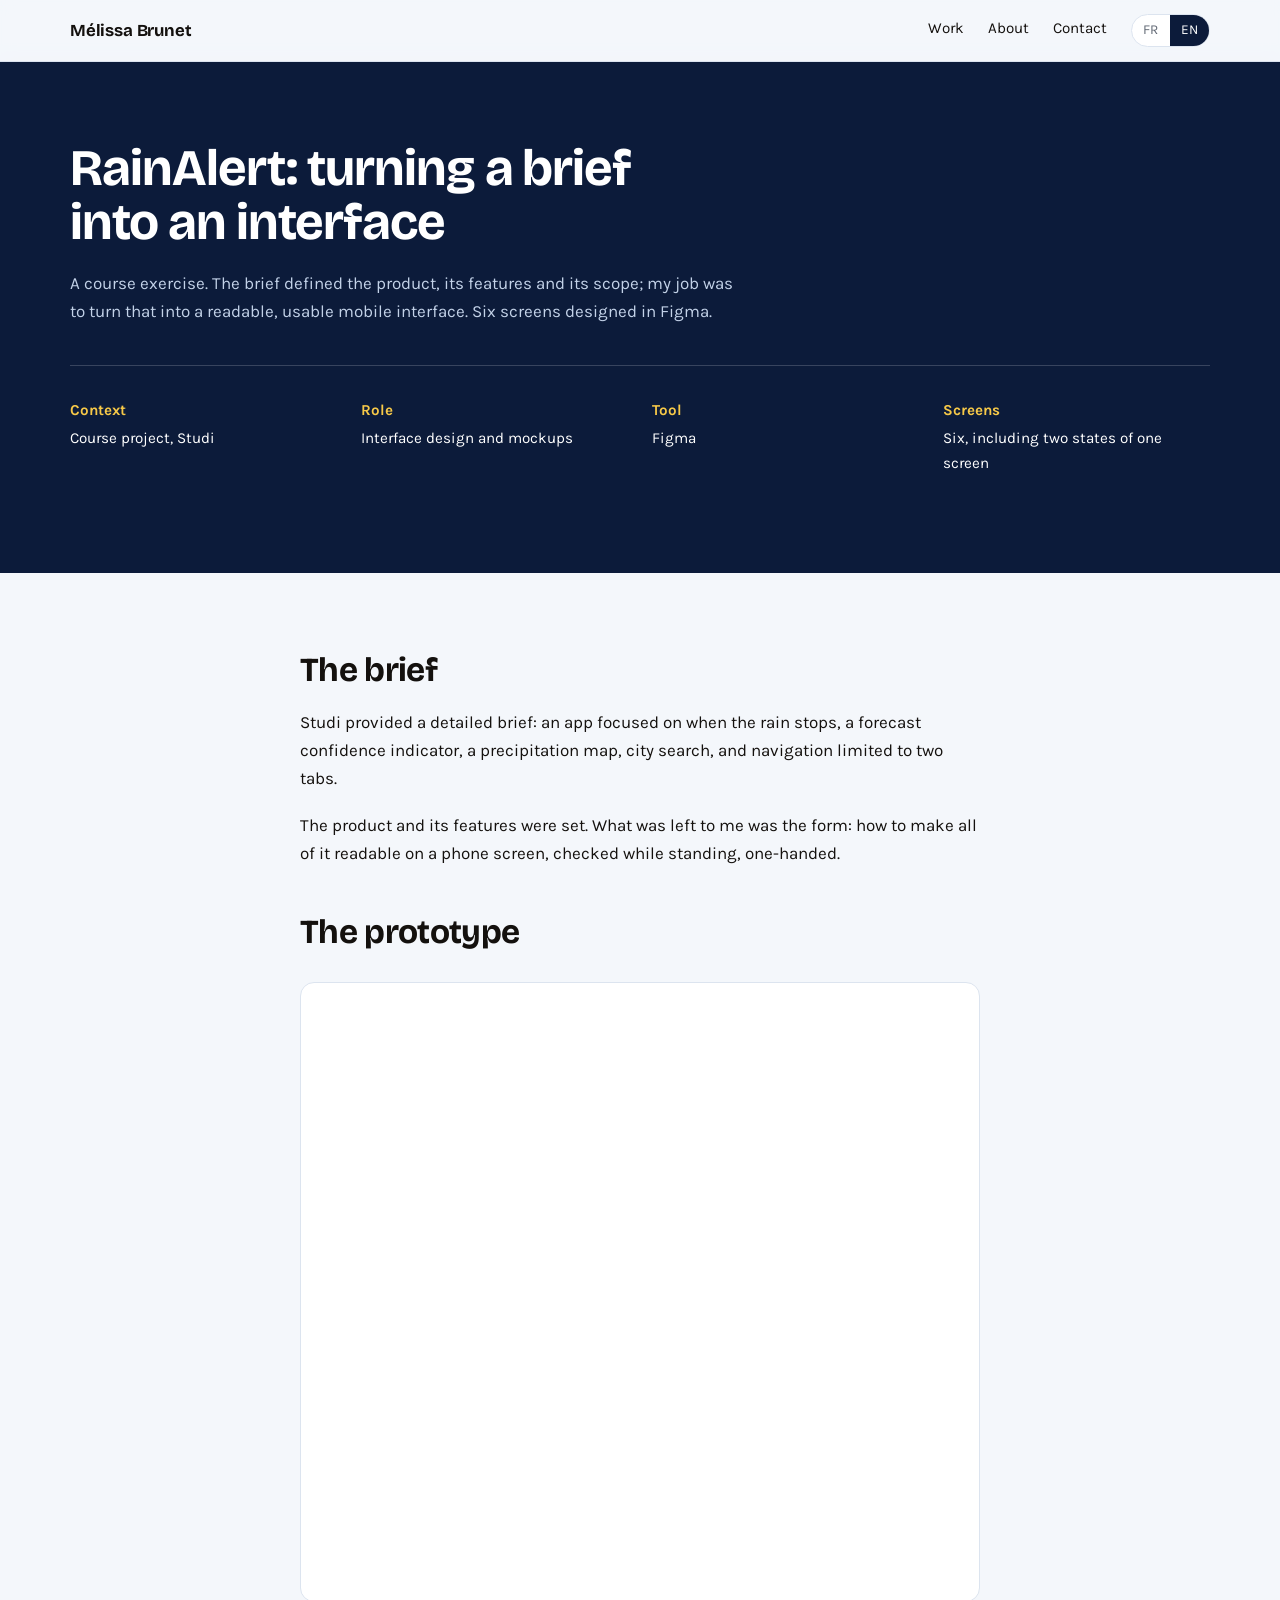
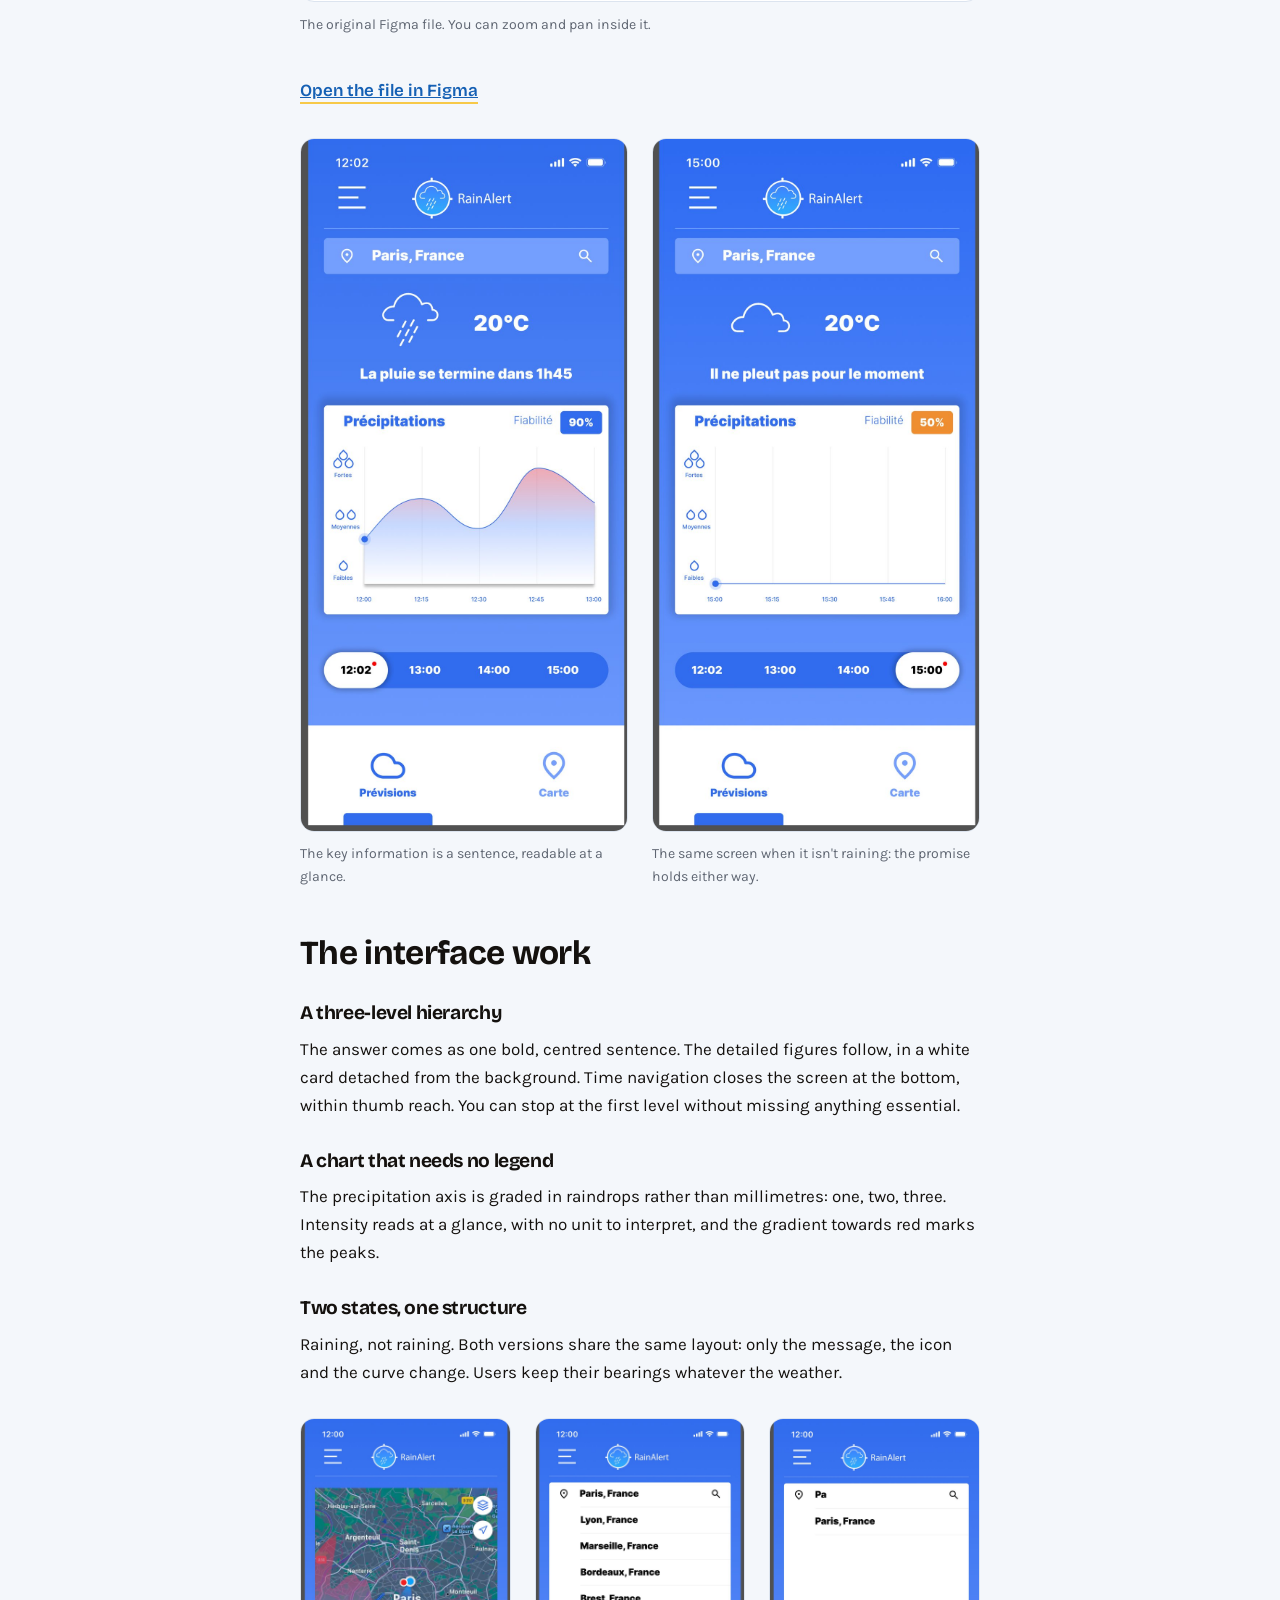
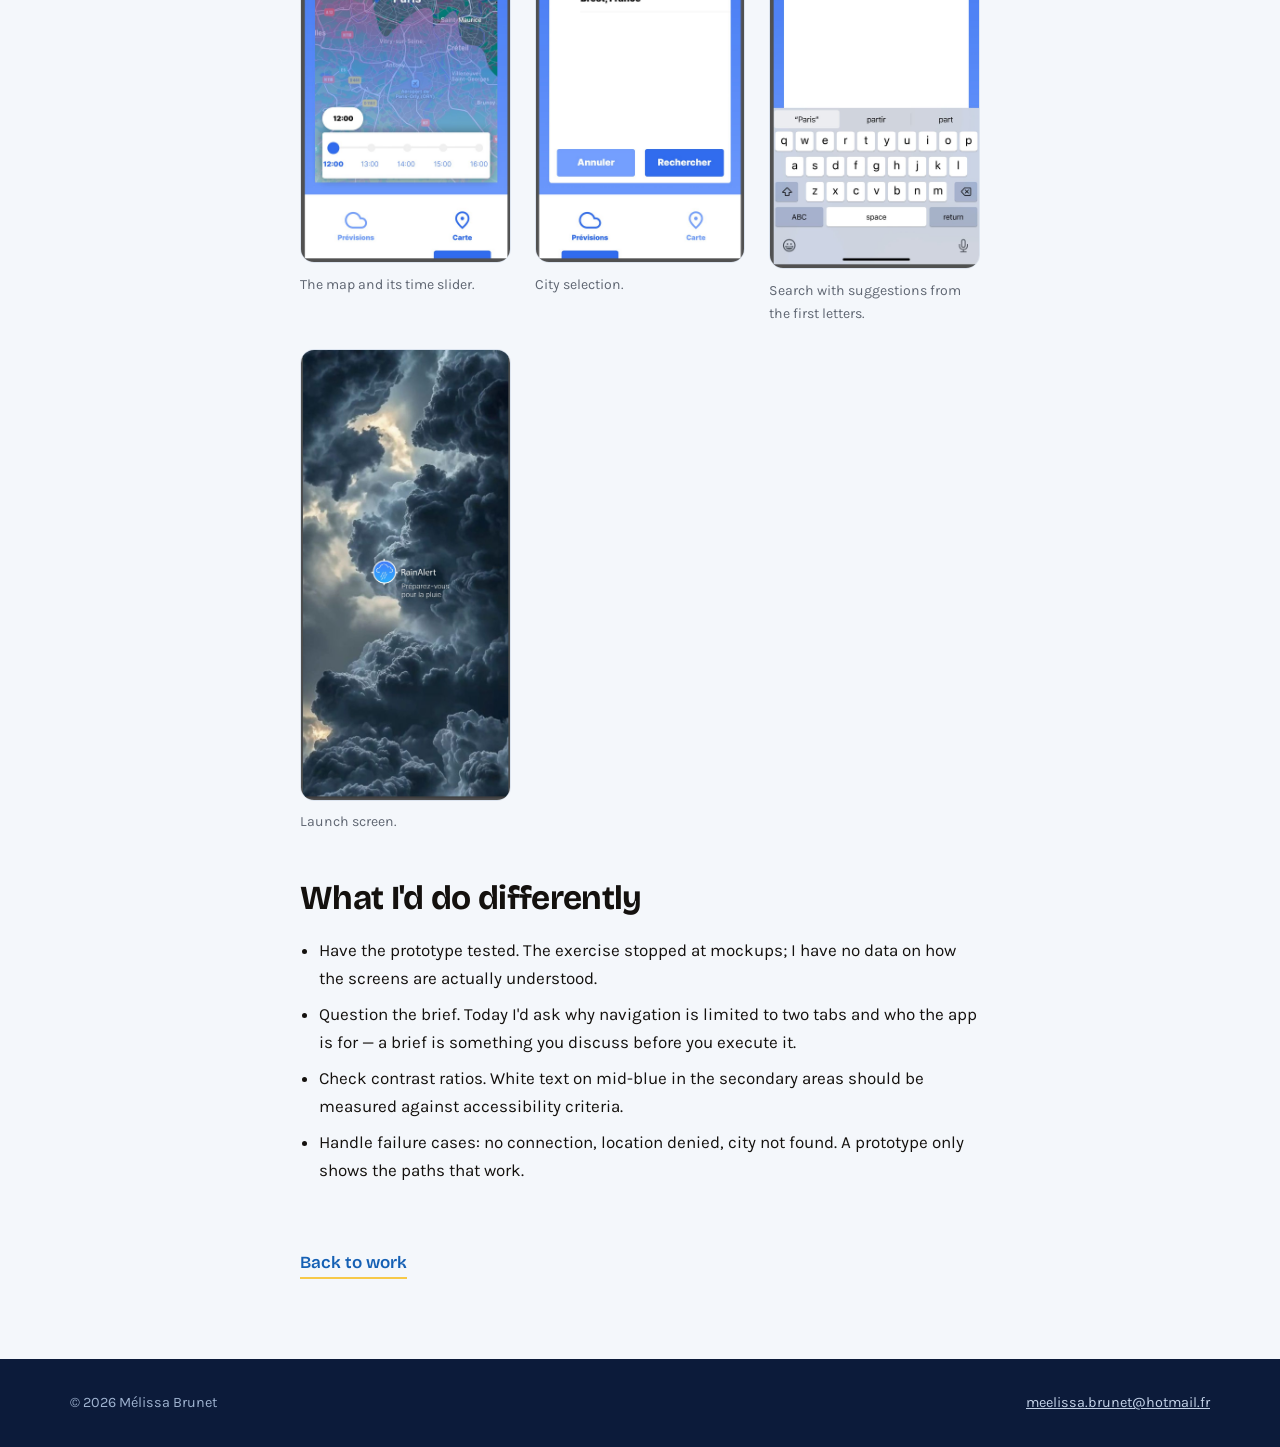
<file: meteo.html>
<!DOCTYPE html>
<html lang="fr">
<head>
<meta charset="utf-8">
<meta name="viewport" content="width=device-width, initial-scale=1">
<title>RainAlert</title>
<meta name="description" content="Étude de cas : RainAlert, prototype d'application mobile centrée sur le moment où la pluie s'arrête.">
<link rel="preconnect" href="https://fonts.googleapis.com">
<link rel="preconnect" href="https://fonts.gstatic.com" crossorigin>
<link href="https://fonts.googleapis.com/css2?family=Bricolage+Grotesque:opsz,wght@12..96,600;12..96,700&family=Karla:wght@400;600&display=swap" rel="stylesheet">
<link rel="stylesheet" href="style.css">
</head>
<body>

<header class="entete">
  <div class="contenu entete-interieur">
    <a class="marque" href="index.html">Mélissa Brunet</a>
    <nav class="nav">
      <a class="lien-nav" href="index.html#projets" data-fr="Projets" data-en="Work">Projets</a>
      <a class="lien-nav" href="index.html#apropos" data-fr="À propos" data-en="About">À propos</a>
      <a class="lien-nav" href="index.html#contact" data-fr="Contact" data-en="Contact">Contact</a>
      <div class="langue" role="group" aria-label="Langue">
        <button type="button" data-langue="fr" aria-pressed="true">FR</button>
        <button type="button" data-langue="en" aria-pressed="false">EN</button>
      </div>
    </nav>
  </div>
</header>

<main>

<section class="cas-entete">
  <div class="contenu">
    <h1 data-fr="RainAlert : traduire un cahier des charges en interface"
        data-en="RainAlert: turning a brief into an interface">RainAlert : traduire un cahier des charges en interface</h1>
    <p data-fr="Exercice de formation. L'énoncé définissait le produit, ses fonctionnalités et son périmètre ; mon travail a consisté à en faire une interface mobile lisible et utilisable. Six écrans maquetés sur Figma."
       data-en="A course exercise. The brief defined the product, its features and its scope; my job was to turn that into a readable, usable mobile interface. Six screens designed in Figma.">Exercice de formation. L'énoncé définissait le produit, ses fonctionnalités et son périmètre ; mon travail a consisté à en faire une interface mobile lisible et utilisable. Six écrans maquetés sur Figma.</p>

    <dl class="fiche">
      <div>
        <dt data-fr="Cadre" data-en="Context">Cadre</dt>
        <dd data-fr="Projet de formation, Studi" data-en="Course project, Studi">Projet de formation, Studi</dd>
      </div>
      <div>
        <dt data-fr="Rôle" data-en="Role">Rôle</dt>
        <dd data-fr="Design d'interface et maquettes" data-en="Interface design and mockups">Design d'interface et maquettes</dd>
      </div>
      <div>
        <dt data-fr="Outil" data-en="Tool">Outil</dt>
        <dd>Figma</dd>
      </div>
      <div>
        <dt data-fr="Écrans" data-en="Screens">Écrans</dt>
        <dd data-fr="Six, dont deux états d'un même écran" data-en="Six, including two states of one screen">Six, dont deux états d'un même écran</dd>
      </div>
    </dl>
  </div>
</section>

<section class="cas-corps">
  <div class="contenu-etroit">

    <h2 data-fr="L'énoncé" data-en="The brief">L'énoncé</h2>
    <p data-fr="Studi fournissait un cahier des charges précis : une application centrée sur le moment où la pluie s'arrête, un indicateur de fiabilité de la prévision, une carte des précipitations, une recherche de ville, et une navigation limitée à deux onglets."
       data-en="Studi provided a detailed brief: an app focused on when the rain stops, a forecast confidence indicator, a precipitation map, city search, and navigation limited to two tabs.">Studi fournissait un cahier des charges précis : une application centrée sur le moment où la pluie s'arrête, un indicateur de fiabilité de la prévision, une carte des précipitations, une recherche de ville, et une navigation limitée à deux onglets.</p>
    <p data-fr="Le produit et ses fonctions étaient donc posés. La question qui me revenait était celle de la forme : comment rendre tout cela lisible sur un écran de téléphone, consulté debout et d'une seule main ?"
       data-en="The product and its features were set. What was left to me was the form: how to make all of it readable on a phone screen, checked while standing, one-handed.">Le produit et ses fonctions étaient donc posés. La question qui me revenait était celle de la forme : comment rendre tout cela lisible sur un écran de téléphone, consulté debout et d'une seule main ?</p>

    <h2 data-fr="Le prototype" data-en="The prototype">Le prototype</h2>
    <figure class="figma">
      <iframe
        src="https://embed.figma.com/design/9iBt81Et7DfSPuugUaqH8f/STUDI-Exo-RainAlert?node-id=25-2&embed-host=share"
        title="Maquettes Figma de RainAlert"
        allowfullscreen
        loading="lazy"></iframe>
      <figcaption data-fr="Les maquettes originales sur Figma. Vous pouvez zoomer et vous déplacer dans le fichier."
                  data-en="The original Figma file. You can zoom and pan inside it.">Les maquettes originales sur Figma. Vous pouvez zoomer et vous déplacer dans le fichier.</figcaption>
    </figure>
    <p><a href="https://www.figma.com/design/9iBt81Et7DfSPuugUaqH8f/STUDI-Exo-RainAlert?node-id=25-2" target="_blank" rel="noopener" class="lire" data-fr="Ouvrir le fichier dans Figma" data-en="Open the file in Figma">Ouvrir le fichier dans Figma</a></p>

    <div class="ecrans">
      <figure>
        <img src="images/meteo-2-pluie.jpg" alt="Écran de prévision pendant la pluie" loading="lazy">
        <figcaption data-fr="L'information principale est une phrase, lisible sans effort." data-en="The key information is a sentence, readable at a glance.">L'information principale est une phrase, lisible sans effort.</figcaption>
      </figure>
      <figure>
        <img src="images/meteo-3-sans-pluie.jpg" alt="Écran de prévision sans pluie" loading="lazy">
        <figcaption data-fr="Le même écran quand il ne pleut pas : la promesse tient dans les deux cas." data-en="The same screen when it isn't raining: the promise holds either way.">Le même écran quand il ne pleut pas : la promesse tient dans les deux cas.</figcaption>
      </figure>
    </div>

    <h2 data-fr="Le travail d'interface" data-en="The interface work">Le travail d'interface</h2>

    <h3 data-fr="Une hiérarchie à trois niveaux" data-en="A three-level hierarchy">Une hiérarchie à trois niveaux</h3>
    <p data-fr="La réponse arrive en une phrase, en gras et au centre. Le détail chiffré vient ensuite, dans une carte blanche détachée du fond. La navigation temporelle ferme l'écran, en bas, à portée du pouce. On peut s'arrêter au premier niveau sans rien manquer d'essentiel."
       data-en="The answer comes as one bold, centred sentence. The detailed figures follow, in a white card detached from the background. Time navigation closes the screen at the bottom, within thumb reach. You can stop at the first level without missing anything essential.">La réponse arrive en une phrase, en gras et au centre. Le détail chiffré vient ensuite, dans une carte blanche détachée du fond. La navigation temporelle ferme l'écran, en bas, à portée du pouce. On peut s'arrêter au premier niveau sans rien manquer d'essentiel.</p>

    <h3 data-fr="Un graphique lisible sans légende" data-en="A chart that needs no legend">Un graphique lisible sans légende</h3>
    <p data-fr="L'axe des précipitations est gradué par des gouttes plutôt que par des millimètres : une, deux, trois. L'intensité se lit d'un coup d'œil, sans unité à interpréter, et le dégradé vers le rouge signale les pics."
       data-en="The precipitation axis is graded in raindrops rather than millimetres: one, two, three. Intensity reads at a glance, with no unit to interpret, and the gradient towards red marks the peaks.">L'axe des précipitations est gradué par des gouttes plutôt que par des millimètres : une, deux, trois. L'intensité se lit d'un coup d'œil, sans unité à interpréter, et le dégradé vers le rouge signale les pics.</p>

    <h3 data-fr="Deux états, une seule structure" data-en="Two states, one structure">Deux états, une seule structure</h3>
    <p data-fr="Il pleut, il ne pleut pas. Les deux versions partagent la même mise en page : seuls le message, l'icône et la courbe changent. L'utilisateur retrouve ses repères quel que soit le temps qu'il fait."
       data-en="Raining, not raining. Both versions share the same layout: only the message, the icon and the curve change. Users keep their bearings whatever the weather.">Il pleut, il ne pleut pas. Les deux versions partagent la même mise en page : seuls le message, l'icône et la courbe changent. L'utilisateur retrouve ses repères quel que soit le temps qu'il fait.</p>

    <div class="ecrans">
      <figure>
        <img src="images/meteo-4-carte.jpg" alt="Écran de carte des précipitations" loading="lazy">
        <figcaption data-fr="La carte et son curseur temporel." data-en="The map and its time slider.">La carte et son curseur temporel.</figcaption>
      </figure>
      <figure>
        <img src="images/meteo-5-villes.jpg" alt="Écran de sélection de ville" loading="lazy">
        <figcaption data-fr="Sélection de ville." data-en="City selection.">Sélection de ville.</figcaption>
      </figure>
      <figure>
        <img src="images/meteo-6-recherche.jpg" alt="Écran de recherche avec saisie clavier" loading="lazy">
        <figcaption data-fr="Recherche avec suggestions dès les premières lettres." data-en="Search with suggestions from the first letters.">Recherche avec suggestions dès les premières lettres.</figcaption>
      </figure>
      <figure>
        <img src="images/meteo-1-lancement.jpg" alt="Écran de lancement" loading="lazy">
        <figcaption data-fr="Écran de lancement." data-en="Launch screen.">Écran de lancement.</figcaption>
      </figure>
    </div>

    <h2 data-fr="Ce que je ferais autrement" data-en="What I'd do differently">Ce que je ferais autrement</h2>
    <ul>
      <li data-fr="Faire tester le prototype. L'exercice s'arrêtait aux maquettes ; je n'ai aucune donnée sur la façon dont les écrans sont réellement compris."
          data-en="Have the prototype tested. The exercise stopped at mockups; I have no data on how the screens are actually understood.">Faire tester le prototype. L'exercice s'arrêtait aux maquettes ; je n'ai aucune donnée sur la façon dont les écrans sont réellement compris.</li>
      <li data-fr="Interroger l'énoncé. Aujourd'hui je demanderais pourquoi la navigation se limite à deux onglets et à qui s'adresse l'application — un cahier des charges se discute avant d'être exécuté."
          data-en="Question the brief. Today I'd ask why navigation is limited to two tabs and who the app is for — a brief is something you discuss before you execute it.">Interroger l'énoncé. Aujourd'hui je demanderais pourquoi la navigation se limite à deux onglets et à qui s'adresse l'application — un cahier des charges se discute avant d'être exécuté.</li>
      <li data-fr="Vérifier les contrastes. Le texte blanc sur bleu moyen des zones secondaires mérite d'être mesuré au regard des critères d'accessibilité."
          data-en="Check contrast ratios. White text on mid-blue in the secondary areas should be measured against accessibility criteria.">Vérifier les contrastes. Le texte blanc sur bleu moyen des zones secondaires mérite d'être mesuré au regard des critères d'accessibilité.</li>
      <li data-fr="Traiter les cas dégradés : pas de réseau, localisation refusée, ville introuvable. Un prototype ne montre que les chemins qui fonctionnent."
          data-en="Handle failure cases: no connection, location denied, city not found. A prototype only shows the paths that work.">Traiter les cas dégradés : pas de réseau, localisation refusée, ville introuvable. Un prototype ne montre que les chemins qui fonctionnent.</li>
    </ul>

    <a class="retour" href="index.html" data-fr="Retour aux projets" data-en="Back to work">Retour aux projets</a>

  </div>
</section>

</main>

<footer class="pied">
  <div class="contenu">
    <span>© 2026 Mélissa Brunet</span>
    <span><a href="mailto:meelissa.brunet@hotmail.fr">meelissa.brunet@hotmail.fr</a></span>
  </div>
</footer>

<script src="script.js"></script>
</body>
</html>
</file>
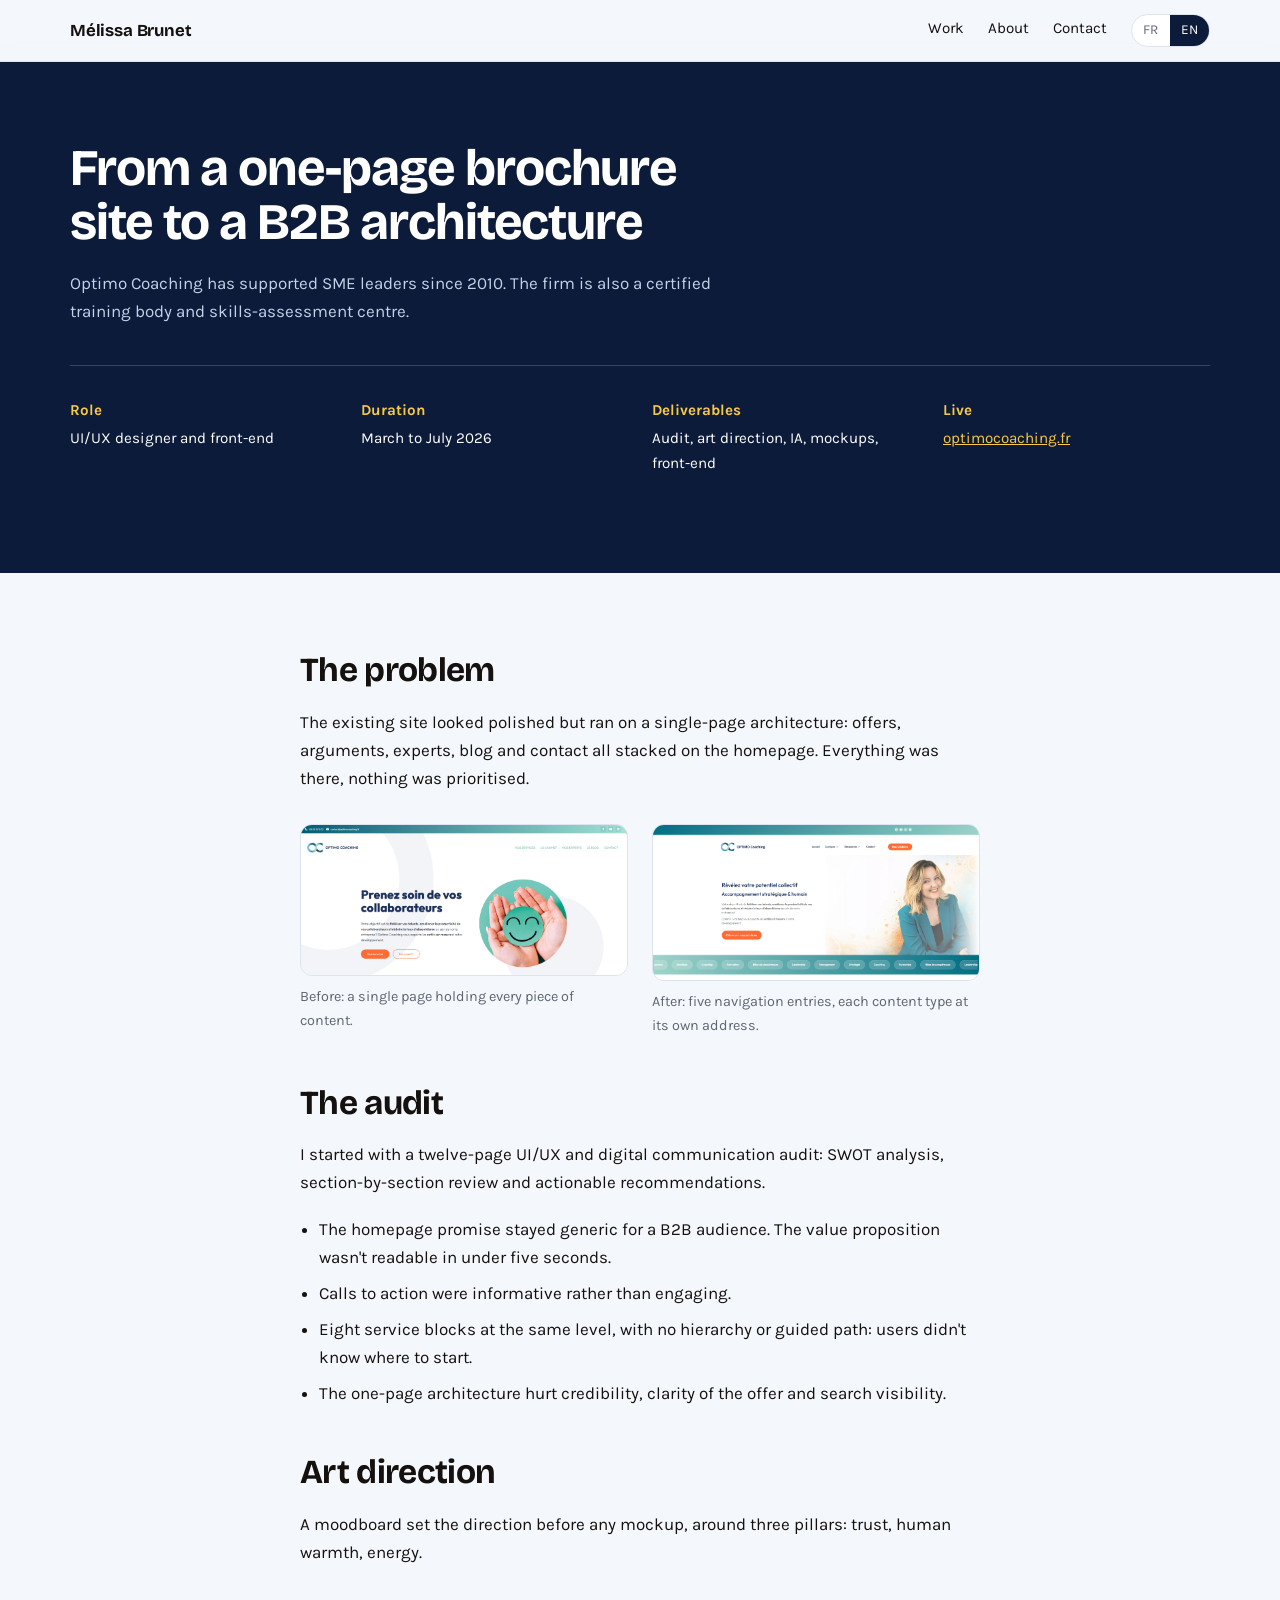
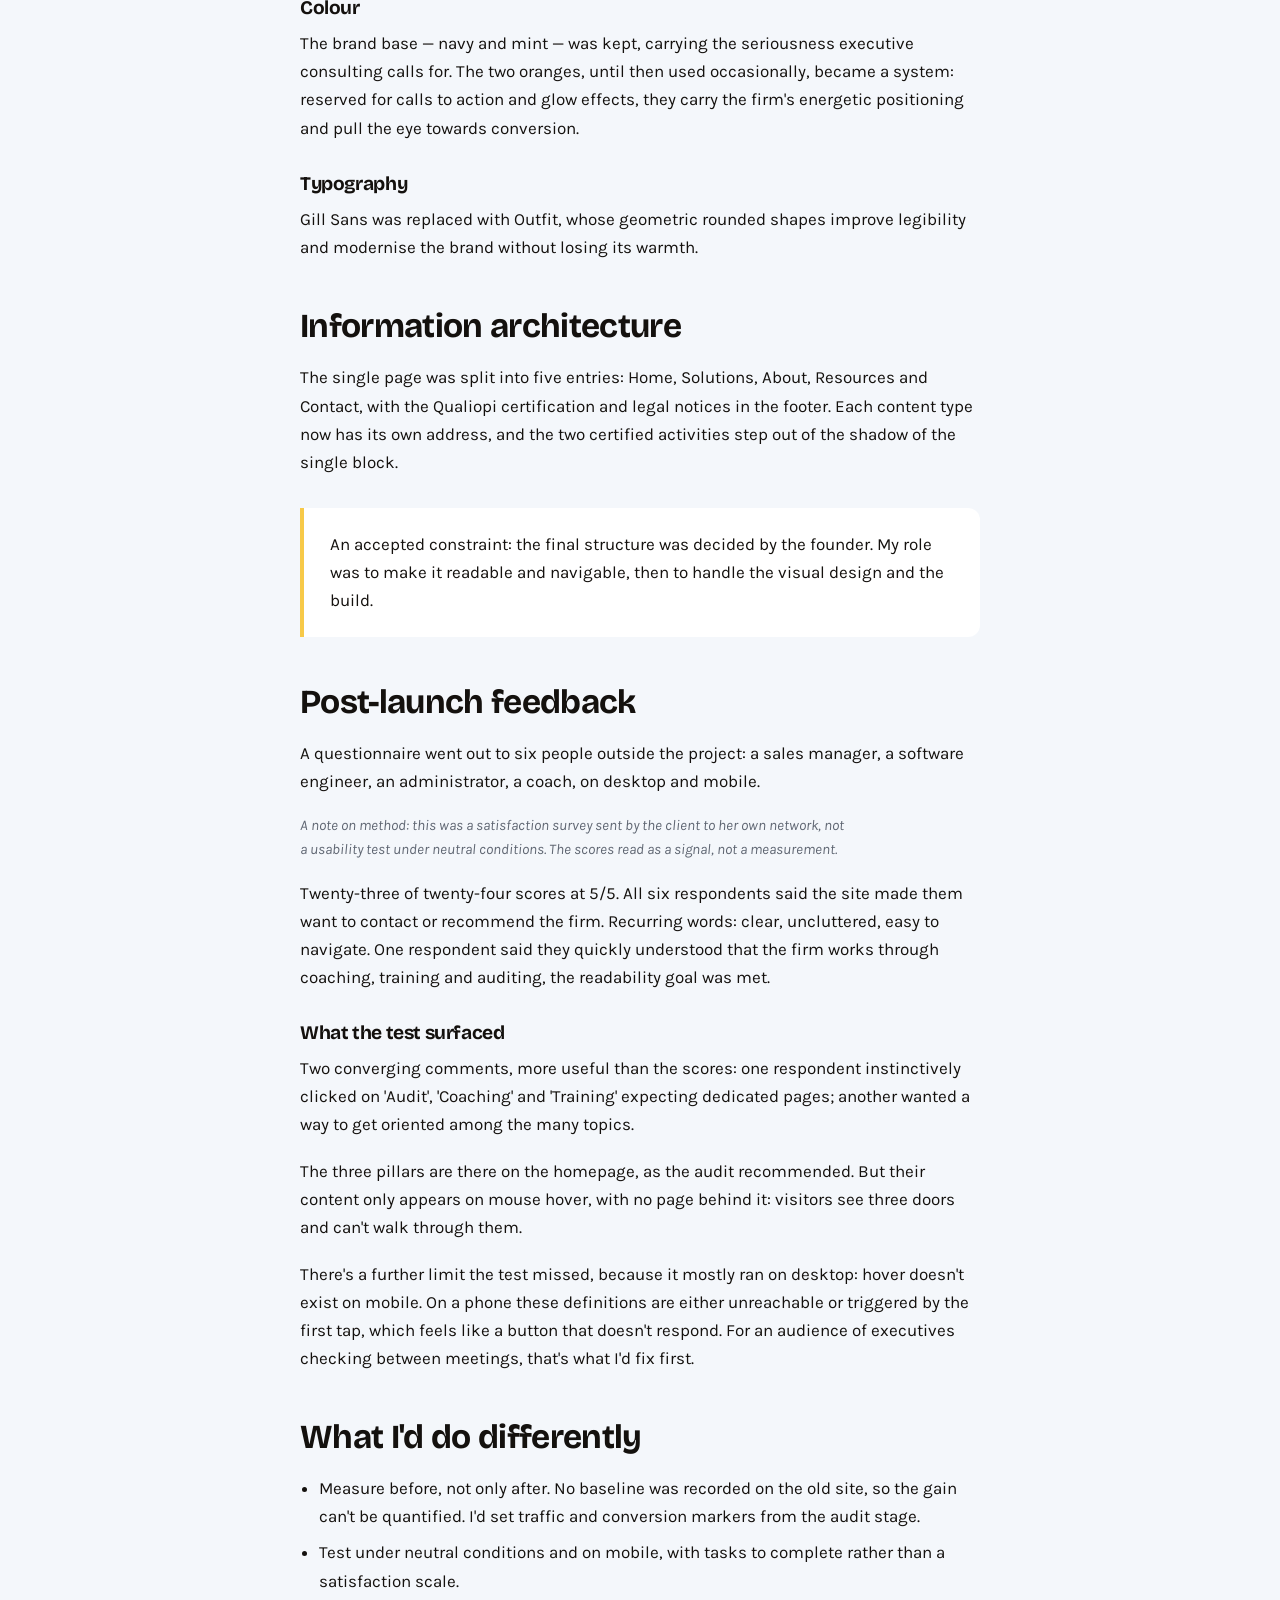
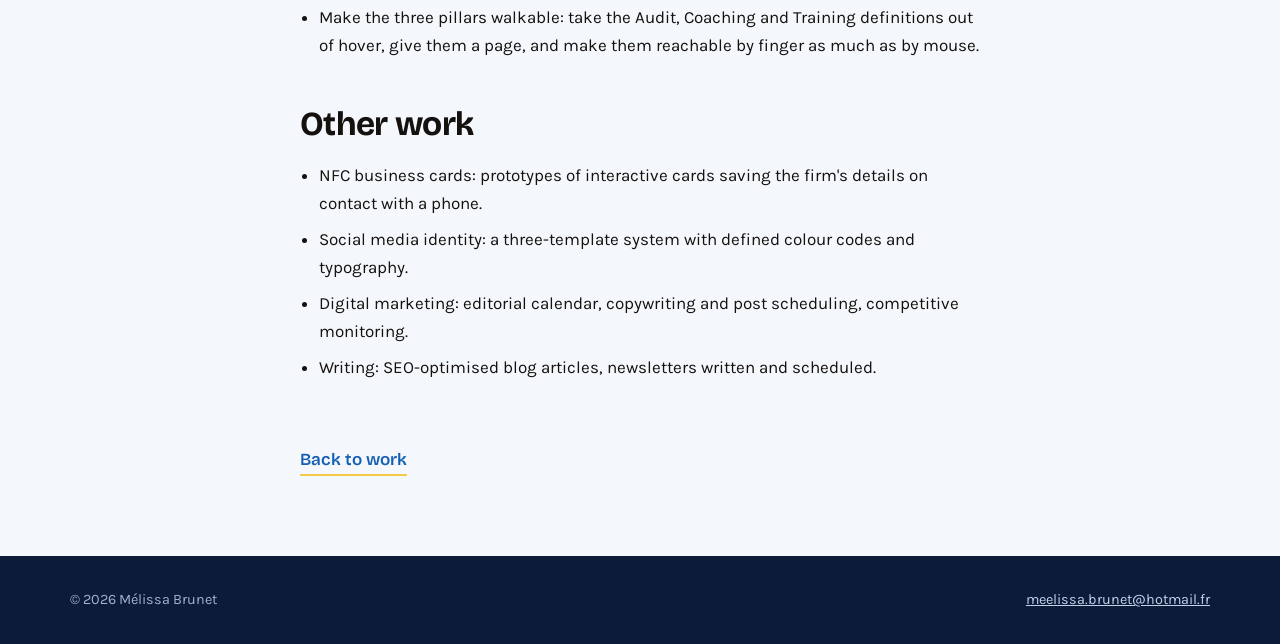
<file: optimo.html>
<!DOCTYPE html>
<html lang="fr">
<head>
<meta charset="utf-8">
<meta name="viewport" content="width=device-width, initial-scale=1">
<title>Optimo Coaching — Mélissa Brunet</title>
<meta name="description" content="Étude de cas : refonte du site Optimo Coaching, de l'audit UI/UX à la mise en ligne.">
<link rel="preconnect" href="https://fonts.googleapis.com">
<link rel="preconnect" href="https://fonts.gstatic.com" crossorigin>
<link href="https://fonts.googleapis.com/css2?family=Bricolage+Grotesque:opsz,wght@12..96,600;12..96,700&family=Karla:wght@400;600&display=swap" rel="stylesheet">
<link rel="stylesheet" href="style.css">
</head>
<body>

<header class="entete">
  <div class="contenu entete-interieur">
    <a class="marque" href="index.html">Mélissa Brunet</a>
    <nav class="nav">
      <a class="lien-nav" href="index.html#projets" data-fr="Projets" data-en="Work">Projets</a>
      <a class="lien-nav" href="index.html#apropos" data-fr="À propos" data-en="About">À propos</a>
      <a class="lien-nav" href="index.html#contact" data-fr="Contact" data-en="Contact">Contact</a>
      <div class="langue" role="group" aria-label="Langue">
        <button type="button" data-langue="fr" aria-pressed="true">FR</button>
        <button type="button" data-langue="en" aria-pressed="false">EN</button>
      </div>
    </nav>
  </div>
</header>

<main>

<section class="cas-entete">
  <div class="contenu">
    <h1 data-fr="D'un site vitrine en une page à une architecture B2B"
        data-en="From a one-page brochure site to a B2B architecture">D'un site vitrine en une page à une architecture B2B</h1>
    <p data-fr="Optimo Coaching accompagne des dirigeants de PME depuis 2010. Le cabinet est aussi organisme de formation et centre de bilan de compétences, tous deux certifiés Qualiopi."
       data-en="Optimo Coaching has supported SME leaders since 2010. The firm is also a certified training body and skills-assessment centre.">Optimo Coaching accompagne des dirigeants de PME depuis 2010. Le cabinet est aussi organisme de formation et centre de bilan de compétences, tous deux certifiés Qualiopi.</p>

    <dl class="fiche">
      <div>
        <dt data-fr="Rôle" data-en="Role">Rôle</dt>
        <dd data-fr="Designer UI/UX et intégratrice" data-en="UI/UX designer and front-end">Designer UI/UX et intégratrice</dd>
      </div>
      <div>
        <dt data-fr="Durée" data-en="Duration">Durée</dt>
        <dd data-fr="Mars à juillet 2026" data-en="March to July 2026">Mars à juillet 2026</dd>
      </div>
      <div>
        <dt data-fr="Livrables" data-en="Deliverables">Livrables</dt>
        <dd data-fr="Audit, direction artistique, arborescence, maquettes, intégration" data-en="Audit, art direction, IA, mockups, front-end">Audit, direction artistique, arborescence, maquettes, intégration</dd>
      </div>
      <div>
        <dt data-fr="En ligne" data-en="Live">En ligne</dt>
        <dd><a href="https://optimocoaching.fr" style="color:#F7C948">optimocoaching.fr</a></dd>
      </div>
    </dl>
  </div>
</section>

<section class="cas-corps">
  <div class="contenu-etroit">

    <h2 data-fr="Le problème" data-en="The problem">Le problème</h2>
    <p data-fr="Le site existant était soigné graphiquement, mais reposait sur une architecture en une seule page : offres, argumentaire, experts, blog et contact empilés dans la page d'accueil. Tout était présent, rien n'était hiérarchisé."
       data-en="The existing site looked polished but ran on a single-page architecture: offers, arguments, experts, blog and contact all stacked on the homepage. Everything was there, nothing was prioritised.">Le site existant était soigné graphiquement, mais reposait sur une architecture en une seule page : offres, argumentaire, experts, blog et contact empilés dans la page d'accueil. Tout était présent, rien n'était hiérarchisé.</p>

    <div class="avant-apres">
      <figure>
        <img src="images/optimo-avant.png" alt="Page d'accueil du site avant la refonte" onerror="if(!this.dataset.essai){this.dataset.essai=1;this.src=this.src.replace(/\.png$/,'.jpg');}else{this.closest('figure').style.display='none';}">
        <figcaption data-fr="Avant : une page unique regroupant tous les contenus." data-en="Before: a single page holding every piece of content.">Avant : une page unique regroupant tous les contenus.</figcaption>
      </figure>
      <figure>
        <img src="images/optimo-apres.png" alt="Page d'accueil du site après la refonte" onerror="if(!this.dataset.essai){this.dataset.essai=1;this.src=this.src.replace(/\.png$/,'.jpg');}else{this.closest('figure').style.display='none';}">
        <figcaption data-fr="Après : une navigation à cinq entrées, chaque contenu à son adresse." data-en="After: five navigation entries, each content type at its own address.">Après : une navigation à cinq entrées, chaque contenu à son adresse.</figcaption>
      </figure>
    </div>

    <h2 data-fr="L'audit" data-en="The audit">L'audit</h2>
    <p data-fr="J'ai commencé par un audit UI/UX et communication digitale, livré en douze pages : analyse SWOT, revue section par section et recommandations actionnables."
       data-en="I started with a twelve-page UI/UX and digital communication audit: SWOT analysis, section-by-section review and actionable recommendations.">J'ai commencé par un audit UI/UX et communication digitale, livré en douze pages : analyse SWOT, revue section par section et recommandations actionnables.</p>
    <ul>
      <li data-fr="La promesse d'accueil, « Prenez soin de vos collaborateurs », restait générique en contexte B2B. La proposition de valeur n'était pas perceptible en moins de cinq secondes."
          data-en="The homepage promise stayed generic for a B2B audience. The value proposition wasn't readable in under five seconds.">La promesse d'accueil, « Prenez soin de vos collaborateurs », restait générique en contexte B2B. La proposition de valeur n'était pas perceptible en moins de cinq secondes.</li>
      <li data-fr="Les appels à l'action étaient informatifs plutôt qu'engageants."
          data-en="Calls to action were informative rather than engaging.">Les appels à l'action étaient informatifs plutôt qu'engageants.</li>
      <li data-fr="Huit blocs de services au même niveau, sans hiérarchie ni parcours guidé : l'utilisateur ne savait pas par où commencer."
          data-en="Eight service blocks at the same level, with no hierarchy or guided path: users didn't know where to start.">Huit blocs de services au même niveau, sans hiérarchie ni parcours guidé : l'utilisateur ne savait pas par où commencer.</li>
      <li data-fr="L'architecture en une page pénalisait la crédibilité, la clarté de l'offre et le référencement."
          data-en="The one-page architecture hurt credibility, clarity of the offer and search visibility.">L'architecture en une page pénalisait la crédibilité, la clarté de l'offre et le référencement.</li>
    </ul>

    <h2 data-fr="La direction artistique" data-en="Art direction">La direction artistique</h2>
    <p data-fr="Un moodboard a fixé le cap avant toute maquette, autour de trois piliers : confiance, dimension humaine, dynamisme."
       data-en="A moodboard set the direction before any mockup, around three pillars: trust, human warmth, energy.">Un moodboard a fixé le cap avant toute maquette, autour de trois piliers : confiance, dimension humaine, dynamisme.</p>

    <h3 data-fr="Couleur" data-en="Colour">Couleur</h3>
    <p data-fr="Conservation du socle de marque, bleu nuit et menthe, qui portent le sérieux attendu dans le conseil aux dirigeants. Les deux oranges, jusque-là employés ponctuellement, deviennent un système : réservés aux appels à l'action et aux effets lumineux, ils traduisent le positionnement « vitamine » du cabinet et guident l'œil vers la conversion."
       data-en="The brand base — navy and mint — was kept, carrying the seriousness executive consulting calls for. The two oranges, until then used occasionally, became a system: reserved for calls to action and glow effects, they carry the firm's energetic positioning and pull the eye towards conversion.">Conservation du socle de marque, bleu nuit et menthe, qui portent le sérieux attendu dans le conseil aux dirigeants. Les deux oranges, jusque-là employés ponctuellement, deviennent un système : réservés aux appels à l'action et aux effets lumineux, ils traduisent le positionnement « vitamine » du cabinet et guident l'œil vers la conversion.</p>

    <h3 data-fr="Typographie" data-en="Typography">Typographie</h3>
    <p data-fr="Remplacement de Gill Sans par Outfit, dont les formes géométriques et arrondies gagnent en lisibilité et modernisent la marque sans perdre son caractère accueillant."
       data-en="Gill Sans was replaced with Outfit, whose geometric rounded shapes improve legibility and modernise the brand without losing its warmth.">Remplacement de Gill Sans par Outfit, dont les formes géométriques et arrondies gagnent en lisibilité et modernisent la marque sans perdre son caractère accueillant.</p>

    <h2 data-fr="L'arborescence" data-en="Information architecture">L'arborescence</h2>
    <p data-fr="La page unique a été éclatée en cinq entrées : Accueil, Nos solutions, À propos, Nos ressources et Contact, avec la certification Qualiopi et les mentions légales en pied de page. Chaque contenu dispose d'une adresse propre, et les deux activités certifiées sortent de l'ombre du bloc unique."
       data-en="The single page was split into five entries: Home, Solutions, About, Resources and Contact, with the Qualiopi certification and legal notices in the footer. Each content type now has its own address, and the two certified activities step out of the shadow of the single block.">La page unique a été éclatée en cinq entrées : Accueil, Nos solutions, À propos, Nos ressources et Contact, avec la certification Qualiopi et les mentions légales en pied de page. Chaque contenu dispose d'une adresse propre, et les deux activités certifiées sortent de l'ombre du bloc unique.</p>

    <div class="encadre">
      <p data-fr="Contrainte assumée : l'arborescence finale a été arbitrée par la dirigeante. Mon rôle a été de la rendre lisible et navigable, puis d'en assurer la conception visuelle et l'intégration."
         data-en="An accepted constraint: the final structure was decided by the founder. My role was to make it readable and navigable, then to handle the visual design and the build.">Contrainte assumée : l'arborescence finale a été arbitrée par la dirigeante. Mon rôle a été de la rendre lisible et navigable, puis d'en assurer la conception visuelle et l'intégration.</p>
    </div>

    <h2 data-fr="Le retour après la mise en ligne" data-en="Post-launch feedback">Le retour après la mise en ligne</h2>
    <p data-fr="Un questionnaire a été diffusé auprès de six profils extérieurs au projet: commercial, ingénieur logiciel, gestionnaire administratif, coach, sur ordinateur et sur mobile."
       data-en="A questionnaire went out to six people outside the project: a sales manager, a software engineer, an administrator, a coach, on desktop and mobile.">Un questionnaire a été diffusé auprès de six profils extérieurs au projet, commercial, ingénieur logiciel, gestionnaire administratif, coach, sur ordinateur et sur mobile.</p>
    <p class="note" data-fr="Précision de méthode : questionnaire de satisfaction diffusé par la cliente auprès de son réseau, et non test d'utilisabilité en conditions neutres. Les notes sont à lire comme un signal de réception, pas comme une mesure."
       data-en="A note on method: this was a satisfaction survey sent by the client to her own network, not a usability test under neutral conditions. The scores read as a signal, not a measurement.">Précision de méthode : questionnaire de satisfaction diffusé par la cliente auprès de son réseau, et non test d'utilisabilité en conditions neutres. Les notes sont à lire comme un signal de réception, pas comme une mesure.</p>
    <p data-fr="Vingt-trois notes sur vingt-quatre à 5/5. Les six répondants déclarent que le site leur donne envie de contacter le cabinet ou de le recommander. Les mots qui reviennent : clair, épuré, aéré, navigation facile. Un répondant indique comprendre rapidement que le cabinet intervient par le coaching, la formation et l'audit, l'objectif de lisibilité est atteint."
       data-en="Twenty-three of twenty-four scores at 5/5. All six respondents said the site made them want to contact or recommend the firm. Recurring words: clear, uncluttered, easy to navigate. One respondent said they quickly understood that the firm works through coaching, training and auditing, the readability goal was met.">Vingt-trois notes sur vingt-quatre à 5/5. Les six répondants déclarent que le site leur donne envie de contacter le cabinet ou de le recommander. Les mots qui reviennent : clair, épuré, aéré, navigation facile. Un répondant indique comprendre rapidement que le cabinet intervient par le coaching, la formation et l'audit, l'objectif de lisibilité est atteint.</p>

    <h3 data-fr="Ce que le test a fait remonter" data-en="What the test surfaced">Ce que le test a fait remonter</h3>
    <p data-fr="Deux retours convergents, plus utiles que les notes : un répondant a cliqué instinctivement sur les termes « Audit », « Coaching » et « Formation » en s'attendant à trouver des pages dédiées ; un autre souhaitait un repère d'orientation face au nombre de thèmes proposés."
       data-en="Two converging comments, more useful than the scores: one respondent instinctively clicked on 'Audit', 'Coaching' and 'Training' expecting dedicated pages; another wanted a way to get oriented among the many topics.">Deux retours convergents, plus utiles que les notes : un répondant a cliqué instinctivement sur les termes « Audit », « Coaching » et « Formation » en s'attendant à trouver des pages dédiées ; un autre souhaitait un repère d'orientation face au nombre de thèmes proposés.</p>
    <p data-fr="Les trois piliers existent bien sur la page d'accueil, conformément à la recommandation de l'audit. Mais leur contenu ne se révèle qu'au survol de la souris, sans page derrière : le visiteur voit trois portes et ne peut pas les franchir."
       data-en="The three pillars are there on the homepage, as the audit recommended. But their content only appears on mouse hover, with no page behind it: visitors see three doors and can't walk through them.">Les trois piliers existent bien sur la page d'accueil, conformément à la recommandation de l'audit. Mais leur contenu ne se révèle qu'au survol de la souris, sans page derrière : le visiteur voit trois portes et ne peut pas les franchir.</p>
    <p data-fr="S'y ajoute une limite que le test n'a pas relevée, parce qu'il a surtout été mené sur ordinateur : le survol n'existe pas sur mobile. Sur téléphone, ces définitions sont inaccessibles ou déclenchées au premier appui, ce qui donne l'impression d'un bouton qui ne répond pas. Pour une cible de dirigeants qui consultent entre deux rendez-vous, c'est le point que je traiterais en premier."
       data-en="There's a further limit the test missed, because it mostly ran on desktop: hover doesn't exist on mobile. On a phone these definitions are either unreachable or triggered by the first tap, which feels like a button that doesn't respond. For an audience of executives checking between meetings, that's what I'd fix first.">S'y ajoute une limite que le test n'a pas relevée, parce qu'il a surtout été mené sur ordinateur : le survol n'existe pas sur mobile. Sur téléphone, ces définitions sont inaccessibles ou déclenchées au premier appui, ce qui donne l'impression d'un bouton qui ne répond pas. Pour une cible de dirigeants qui consultent entre deux rendez-vous, c'est le point que je traiterais en premier.</p>

    <h2 data-fr="Ce que je ferais autrement" data-en="What I'd do differently">Ce que je ferais autrement</h2>
    <ul>
      <li data-fr="Mesurer avant, pas seulement après. Aucun indicateur n'avait été relevé sur l'ancien site : sans point de départ, impossible de chiffrer le gain. Je poserais des repères de trafic et de conversion dès l'audit."
          data-en="Measure before, not only after. No baseline was recorded on the old site, so the gain can't be quantified. I'd set traffic and conversion markers from the audit stage.">Mesurer avant, pas seulement après. Aucun indicateur n'avait été relevé sur l'ancien site : sans point de départ, impossible de chiffrer le gain. Je poserais des repères de trafic et de conversion dès l'audit.</li>
      <li data-fr="Tester en conditions neutres et sur mobile, avec des tâches à accomplir plutôt qu'une échelle de satisfaction."
          data-en="Test under neutral conditions and on mobile, with tasks to complete rather than a satisfaction scale.">Tester en conditions neutres et sur mobile, avec des tâches à accomplir plutôt qu'une échelle de satisfaction.</li>
      <li data-fr="Rendre les trois piliers franchissables : sortir les définitions d'Audit, Coaching et Formation du survol, leur donner une page, et les rendre accessibles au doigt autant qu'à la souris."
          data-en="Make the three pillars walkable: take the Audit, Coaching and Training definitions out of hover, give them a page, and make them reachable by finger as much as by mouse.">Rendre les trois piliers franchissables : sortir les définitions d'Audit, Coaching et Formation du survol, leur donner une page, et les rendre accessibles au doigt autant qu'à la souris.</li>
    </ul>

    <h2 data-fr="Autres missions" data-en="Other work">Autres missions</h2>
    <ul>
      <li data-fr="Cartes de visite NFC : prototypes de cartes interactives enregistrant les coordonnées du cabinet au contact du téléphone."
          data-en="NFC business cards: prototypes of interactive cards saving the firm's details on contact with a phone.">Cartes de visite NFC : prototypes de cartes interactives enregistrant les coordonnées du cabinet au contact du téléphone.</li>
      <li data-fr="Identité visuelle réseaux sociaux : système de trois gabarits, codes couleur et typographie définis."
          data-en="Social media identity: a three-template system with defined colour codes and typography.">Identité visuelle réseaux sociaux : système de trois gabarits, codes couleur et typographie définis.</li>
      <li data-fr="Marketing digital : planning éditorial, rédaction et programmation des publications, veille numérique."
          data-en="Digital marketing: editorial calendar, copywriting and post scheduling, competitive monitoring.">Marketing digital : planning éditorial, rédaction et programmation des publications, veille numérique.</li>
      <li data-fr="Rédaction : articles de blog optimisés pour le référencement, newsletters rédigées et programmées."
          data-en="Writing: SEO-optimised blog articles, newsletters written and scheduled.">Rédaction : articles de blog optimisés pour le référencement, newsletters rédigées et programmées.</li>
    </ul>

    <a class="retour" href="index.html" data-fr="Retour aux projets" data-en="Back to work">Retour aux projets</a>

  </div>
</section>

</main>

<footer class="pied">
  <div class="contenu">
    <span>© 2026 Mélissa Brunet</span>
    <span><a href="mailto:meelissa.brunet@hotmail.fr">meelissa.brunet@hotmail.fr</a></span>
  </div>
</footer>

<script src="script.js"></script>
</body>
</html>
</file>
<file: style.css>
/* ============================================
   Portfolio Mélissa Brunet
   Palette et styles — modifiable ici uniquement
   ============================================ */

:root {
  --encre:   #0C1B3A;   /* bleu nuit, fond de l'accroche */
  --bleu:    #1C7FE8;   /* bleu vif, liens et accents */
  --bleu-fonce: #1560B4;
  --jaune:   #F7C948;   /* jaune chaud */
  --papier:  #F4F7FB;   /* fond clair légèrement bleuté */
  --blanc:   #FFFFFF;
  --texte:   #14110E;
  --gris:    #5F6672;
  --trait:   #DCE4EF;

  --large: 1140px;
  --etroit: 680px;
}

/* --- Base --- */

*, *::before, *::after { box-sizing: border-box; }

html { scroll-behavior: smooth; }

body {
  margin: 0;
  background: var(--papier);
  color: var(--texte);
  font-family: "Karla", system-ui, -apple-system, sans-serif;
  font-size: 1.0625rem;
  line-height: 1.65;
  -webkit-font-smoothing: antialiased;
}

h1, h2, h3, h4 {
  font-family: "Bricolage Grotesque", Georgia, sans-serif;
  font-weight: 700;
  line-height: 1.05;
  letter-spacing: -0.02em;
  margin: 0;
}

p { margin: 0 0 1.1em; max-width: 68ch; }

a { color: var(--bleu-fonce); }

img { max-width: 100%; display: block; }

:focus-visible {
  outline: 3px solid var(--bleu);
  outline-offset: 3px;
  border-radius: 4px;
}

.contenu {
  width: min(100% - 3rem, var(--large));
  margin-inline: auto;
}

.contenu-etroit {
  width: min(100% - 3rem, var(--etroit));
  margin-inline: auto;
}

/* --- En-tête --- */

.entete {
  position: sticky;
  top: 0;
  z-index: 50;
  background: rgba(244, 247, 251, 0.92);
  backdrop-filter: blur(8px);
  border-bottom: 1px solid var(--trait);
}

.entete-interieur {
  display: flex;
  align-items: center;
  justify-content: space-between;
  gap: 1.5rem;
  padding: 0.9rem 0;
}

.marque {
  font-family: "Bricolage Grotesque", sans-serif;
  font-weight: 700;
  font-size: 1.05rem;
  letter-spacing: -0.01em;
  text-decoration: none;
  color: var(--texte);
}

.nav {
  display: flex;
  align-items: center;
  gap: 1.5rem;
  font-size: 0.95rem;
}

.nav a {
  color: var(--texte);
  text-decoration: none;
  padding-bottom: 2px;
  border-bottom: 2px solid transparent;
}

.nav a:hover { border-bottom-color: var(--jaune); }

.langue {
  display: inline-flex;
  border: 1px solid var(--trait);
  border-radius: 999px;
  overflow: hidden;
  background: var(--blanc);
}

.langue button {
  font: inherit;
  font-size: 0.85rem;
  padding: 0.25rem 0.7rem;
  border: 0;
  background: transparent;
  color: var(--gris);
  cursor: pointer;
}

.langue button[aria-pressed="true"] {
  background: var(--encre);
  color: var(--blanc);
}

/* --- Accroche --- */

.accroche {
  position: relative;
  background: var(--encre);
  color: var(--blanc);
  overflow: hidden;
  padding: clamp(3.5rem, 9vw, 6.5rem) 0 clamp(3.5rem, 8vw, 5.5rem);
}

.accroche-grille {
  position: relative;
  z-index: 2;
  display: grid;
  grid-template-columns: minmax(0, 1.25fr) minmax(0, 0.75fr);
  gap: 3rem;
  align-items: center;
}

.accroche h1 {
  font-size: clamp(2.4rem, 6.2vw, 4.2rem);
  max-width: 16ch;
  margin-bottom: 1.4rem;
}

.accroche p {
  color: #C3D2E8;
  font-size: 1.1rem;
  max-width: 46ch;
}

.formes {
  position: absolute;
  inset: 0;
  z-index: 1;
  pointer-events: none;
}

.portrait {
  position: relative;
  z-index: 3;
  justify-self: center;
  width: min(100%, 300px);
}

.portrait img { border-radius: 50%; }

.boutons {
  display: flex;
  flex-wrap: wrap;
  gap: 0.8rem;
  margin-top: 2rem;
}

.bouton {
  display: inline-block;
  font-family: "Bricolage Grotesque", sans-serif;
  font-weight: 600;
  font-size: 1rem;
  text-decoration: none;
  padding: 0.75rem 1.5rem;
  border-radius: 999px;
  border: 2px solid transparent;
  transition: transform 0.12s ease;
}

.bouton-plein {
  background: var(--jaune);
  color: var(--encre);
}

.bouton-contour {
  border-color: rgba(255, 255, 255, 0.45);
  color: var(--blanc);
}

.bouton:hover { transform: translateY(-2px); }

/* --- Sections --- */

.section { padding: clamp(3.5rem, 8vw, 6rem) 0; }

.section-titre {
  font-size: clamp(1.7rem, 3.5vw, 2.4rem);
  margin-bottom: 2.5rem;
}

/* --- Projets --- */

.projet-phare {
  display: grid;
  grid-template-columns: minmax(0, 1fr) minmax(0, 1fr);
  gap: 0;
  background: var(--blanc);
  border: 1px solid var(--trait);
  border-radius: 20px;
  overflow: hidden;
  text-decoration: none;
  color: inherit;
  margin-bottom: 2rem;
}

.projet-phare:hover { border-color: var(--bleu); }

.projet-visuel {
  background: var(--encre);
  min-height: 280px;
  display: flex;
  align-items: center;
  justify-content: center;
}

.projet-visuel img {
  width: 100%;
  height: 100%;
  object-fit: cover;
}

.projet-texte { padding: clamp(1.8rem, 4vw, 2.8rem); }

.projet-texte h3 {
  font-size: clamp(1.5rem, 3vw, 2rem);
  margin-bottom: 0.7rem;
}

.etiquette {
  display: inline-block;
  font-size: 0.8rem;
  font-weight: 700;
  letter-spacing: 0.02em;
  color: var(--bleu-fonce);
  background: #E4EFFC;
  padding: 0.25rem 0.7rem;
  border-radius: 999px;
  margin-bottom: 1rem;
}

.lire {
  font-family: "Bricolage Grotesque", sans-serif;
  font-weight: 600;
  color: var(--bleu-fonce);
  border-bottom: 2px solid var(--jaune);
  padding-bottom: 1px;
}

.projets-secondaires {
  display: grid;
  grid-template-columns: repeat(auto-fit, minmax(260px, 380px));
  justify-content: start;
  gap: 1.5rem;
}

.projet-petit {
  background: var(--blanc);
  border: 1px solid var(--trait);
  border-radius: 16px;
  padding: 1.6rem;
}

a.projet-petit { text-decoration: none; color: inherit; display: block; }
a.projet-petit:hover { border-color: var(--bleu); }

.projet-petit .lire { display: inline-block; margin-top: 0.9rem; font-size: 0.95rem; }

.projet-petit h3 {
  font-size: 1.25rem;
  margin-bottom: 0.5rem;
}

.projet-petit p {
  font-size: 0.97rem;
  color: var(--gris);
  margin-bottom: 0;
}

/* --- À propos --- */

.apropos {
  background: var(--blanc);
  border-top: 1px solid var(--trait);
  border-bottom: 1px solid var(--trait);
}

.apropos-grille {
  display: grid;
  grid-template-columns: 160px minmax(0, 1fr);
  gap: 2.5rem;
  align-items: start;
}

.apropos-grille img { border-radius: 50%; }

/* --- Compétences --- */

.competences {
  display: flex;
  flex-wrap: wrap;
  gap: 0.6rem;
  padding: 0;
  margin: 1.5rem 0 0;
  list-style: none;
}

.competences li {
  font-size: 0.92rem;
  background: var(--papier);
  border: 1px solid var(--trait);
  border-radius: 999px;
  padding: 0.35rem 0.85rem;
}

/* --- Contact --- */

.contact { text-align: center; }

.contact h2 { margin-bottom: 1rem; }

.contact p { margin-inline: auto; }

.courriel {
  font-family: "Bricolage Grotesque", sans-serif;
  font-size: clamp(1.2rem, 3.5vw, 1.9rem);
  font-weight: 700;
  color: var(--encre);
  text-decoration: none;
  border-bottom: 3px solid var(--jaune);
}

.liens-contact {
  display: flex;
  justify-content: center;
  gap: 1.5rem;
  margin-top: 1.8rem;
  font-size: 0.97rem;
}

/* --- Pied de page --- */

.pied {
  background: var(--encre);
  color: #9FB3D0;
  font-size: 0.9rem;
  padding: 2rem 0;
}

.pied .contenu {
  display: flex;
  flex-wrap: wrap;
  justify-content: space-between;
  gap: 1rem;
}

.pied a { color: #C3D2E8; }

/* ============================================
   Page d'étude de cas
   ============================================ */

.cas-entete {
  background: var(--encre);
  color: var(--blanc);
  padding: clamp(3rem, 7vw, 5rem) 0;
}

.cas-entete h1 {
  font-size: clamp(2rem, 5vw, 3.2rem);
  max-width: 20ch;
  margin-bottom: 1.2rem;
}

.cas-entete p { color: #C3D2E8; }

.fiche {
  display: grid;
  grid-template-columns: repeat(auto-fit, minmax(160px, 1fr));
  gap: 1.5rem;
  margin-top: 2.5rem;
  padding-top: 2rem;
  border-top: 1px solid rgba(255, 255, 255, 0.18);
}

.fiche div { font-size: 0.95rem; }

.fiche dt {
  color: var(--jaune);
  font-weight: 700;
  margin-bottom: 0.2rem;
}

.fiche dd { margin: 0; color: var(--blanc); }

.cas-corps { padding: clamp(3rem, 7vw, 5rem) 0; }

.cas-corps h2 {
  font-size: clamp(1.5rem, 3.2vw, 2.1rem);
  margin: 3rem 0 1.2rem;
}

.cas-corps h2:first-child { margin-top: 0; }

.cas-corps h3 {
  font-size: 1.2rem;
  margin: 2rem 0 0.7rem;
}

.cas-corps ul { max-width: 68ch; padding-left: 1.2rem; }

.cas-corps li { margin-bottom: 0.5rem; }

.avant-apres {
  display: grid;
  grid-template-columns: repeat(auto-fit, minmax(280px, 1fr));
  gap: 1.5rem;
  margin: 2rem 0;
}

.avant-apres figure { margin: 0; }

.avant-apres img {
  width: 100%;
  border: 1px solid var(--trait);
  border-radius: 12px;
  background: var(--blanc);
}

.avant-apres figcaption {
  font-size: 0.9rem;
  color: var(--gris);
  margin-top: 0.6rem;
}

.encadre {
  background: var(--blanc);
  border-left: 4px solid var(--jaune);
  border-radius: 0 12px 12px 0;
  padding: 1.4rem 1.6rem;
  margin: 2rem 0;
}

.encadre p:last-child { margin-bottom: 0; }

.note {
  font-size: 0.92rem;
  color: var(--gris);
  font-style: italic;
}

.retour {
  display: inline-block;
  margin-top: 3rem;
  font-family: "Bricolage Grotesque", sans-serif;
  font-weight: 600;
  color: var(--bleu-fonce);
  text-decoration: none;
  border-bottom: 2px solid var(--jaune);
}

/* --- Apparition à l'ouverture --- */

.apparition {
  animation: monter 0.7s cubic-bezier(0.22, 1, 0.36, 1) both;
}

@keyframes monter {
  from { opacity: 0; transform: translateY(18px); }
  to   { opacity: 1; transform: none; }
}

/* --- Mobile --- */

@media (max-width: 820px) {
  .accroche-grille { grid-template-columns: 1fr; gap: 2rem; }
  .portrait { width: min(60%, 220px); justify-self: start; }
  .projet-phare { grid-template-columns: 1fr; }
  .projet-visuel { min-height: 200px; }
  .apropos-grille { grid-template-columns: 1fr; gap: 1.5rem; }
  .apropos-grille img { width: 130px; }
  .nav { gap: 1rem; font-size: 0.9rem; }
}

@media (max-width: 520px) {
  .nav .lien-nav { display: none; }
}

@media (prefers-reduced-motion: reduce) {
  html { scroll-behavior: auto; }
  .apparition { animation: none; }
  .bouton:hover { transform: none; }
}

/* --- Écrans d'application --- */

.ecrans {
  display: grid;
  grid-template-columns: repeat(auto-fit, minmax(200px, 1fr));
  gap: 1.5rem;
  margin: 2rem 0 2.5rem;
}

.ecrans figure { margin: 0; }

.ecrans img {
  width: 100%;
  border: 1px solid var(--trait);
  border-radius: 14px;
  background: var(--blanc);
}

.ecrans figcaption {
  font-size: 0.88rem;
  color: var(--gris);
  margin-top: 0.6rem;
}

/* --- Prototype Figma intégré --- */

.figma {
  margin: 2rem 0 2.5rem;
}

.figma iframe {
  width: 100%;
  height: 620px;
  border: 1px solid var(--trait);
  border-radius: 14px;
  background: var(--blanc);
  display: block;
}

.figma figcaption {
  font-size: 0.88rem;
  color: var(--gris);
  margin-top: 0.7rem;
}

@media (max-width: 640px) {
  .figma iframe { height: 460px; }
}
</file>
